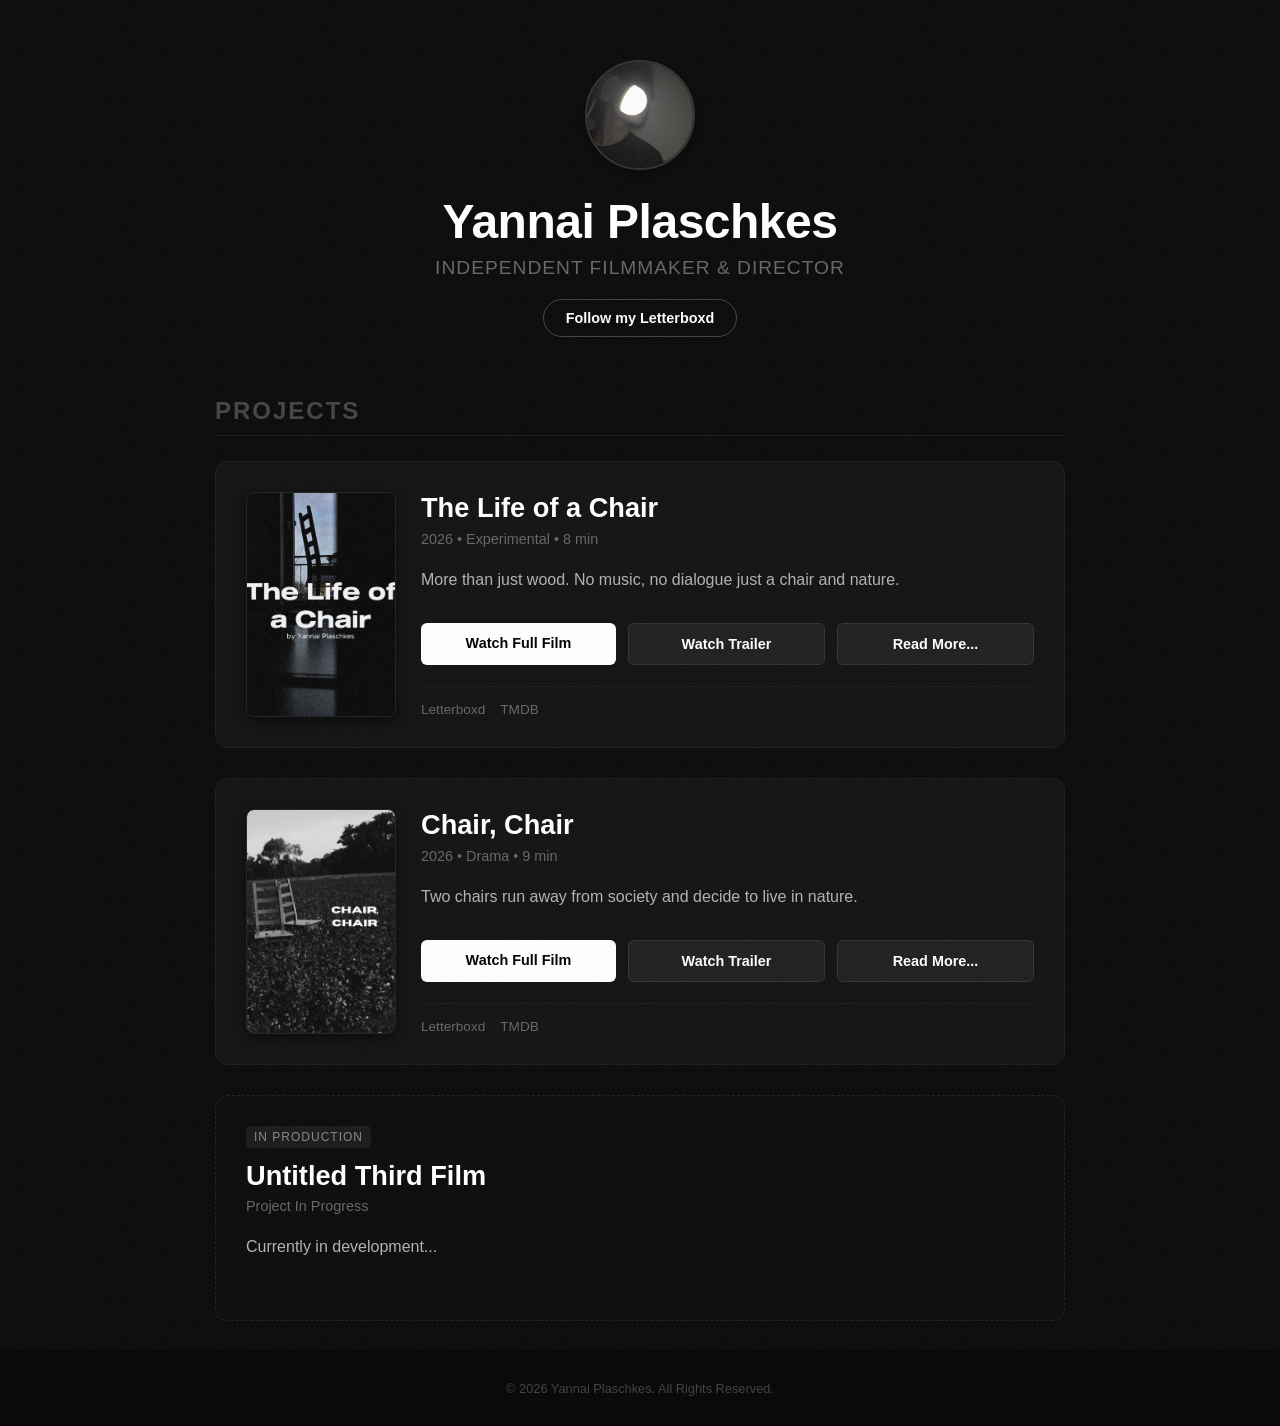
<file: index.html>
<!DOCTYPE html>
<html lang="en">
<head>
    <meta charset="UTF-8">
    <meta name="viewport" content="width=device-width, initial-scale=1.0">
    <title>Yannai Plaschkes | Filmmaker</title>
    <link rel="icon" type="image/png" href="favicon.ico">
    <link rel="stylesheet" href="style.css">
</head>
<body>

 <header>
        <img src="profile.jpg" alt="Yannai Plaschkes" class="profile-pic">
        <h1>Yannai Plaschkes</h1>
        <p class="subtitle">Independent Filmmaker & Director</p>
        
        <!-- Profile Link -->
        <div class="profile-links">
            <a href="https://letterboxd.com/yannai_cinema/" target="_blank" class="profile-btn lb-profile">
                Follow my Letterboxd
            </a>
        </div>
    </header>

    <main>
        <h2>Projects</h2>
        <div id="movie-grid">
        </div>
    </main>

    <footer>
        <p>© 2026 Yannai Plaschkes. All Rights Reserved.</p>
    </footer>

    <script src="movies-data.js"></script>
    <script src="script.js"></script>
</body>
</html>
</file>
<file: style.css>
* {
    margin: 0;
    padding: 0;
    box-sizing: border-box;
}

body {
    background-color: #0a0a0a;
    color: #ffffff;
    font-family: -apple-system, BlinkMacSystemFont, 'Segoe UI', Roboto, Helvetica, Arial, sans-serif;
    padding: 60px 20px;
    display: flex;
    flex-direction: column;
    align-items: center;
}

header {
    text-align: center;
    margin-bottom: 60px;
}

    header h1 {
        font-size: 3rem;
        font-weight: 700;
        letter-spacing: -0.5px;
        margin-bottom: 8px;
    }

    header .subtitle {
        color: #666666;
        font-size: 1.2rem;
        letter-spacing: 1px;
        text-transform: uppercase;
    }

.profile-links {
    margin-top: 20px;
    display: flex;
    justify-content: center;
}

.profile-btn {
    text-decoration: none;
    padding: 10px 22px;
    border-radius: 20px;
    font-size: 0.9rem;
    font-weight: 600;
    transition: all 0.2s ease;
}

.lb-profile {
    background-color: transparent;
    color: #ffffff;
    border: 1px solid #444444;
}

    .lb-profile:hover {
        background-color: #ffffff;
        color: #000000;
        border-color: #ffffff;
    }

main {
    width: 100%;
    max-width: 850px;
}

    main h2 {
        font-size: 1.5rem;
        color: #444444;
        text-transform: uppercase;
        letter-spacing: 2px;
        margin-bottom: 25px;
        border-bottom: 1px solid #1a1a1a;
        padding-bottom: 10px;
    }

#movie-grid {
    display: grid;
    grid-template-columns: 1fr;
    gap: 30px;
}

.movie-card {
    background-color: #121212;
    border: 1px solid #1c1c1c;
    border-radius: 12px;
    padding: 30px;
    transition: transform 0.2s ease, border-color 0.2s ease;
}

    .movie-card:hover {
        border-color: #333333;
        transform: translateY(-2px);
    }

.card-content {
    display: flex;
    gap: 25px;
}

.movie-poster {
    width: 150px;
    height: 225px;
    min-width: 150px;
    object-fit: cover;
    border-radius: 8px;
    border: 1px solid #222222;
    box-shadow: 0 4px 12px rgba(0,0,0,0.6);
    display: block; 
    background-color: #1a1a1a; 
}

.movie-details {
    display: flex;
    flex-direction: column;
    justify-content: space-between;
    flex: 1;
}

    .movie-details h3 {
        font-size: 1.7rem;
        margin-bottom: 6px;
    }

.movie-meta {
    font-size: 0.9rem;
    color: #666666;
    margin-bottom: 20px;
}

.movie-info {
    color: #b3b3b3;
    font-size: 1rem;
    line-height: 1.6;
    margin-bottom: 30px;
}

.movie-links {
    display: flex;
    gap: 12px;
    margin-bottom: 20px;
}

.movie-btn {
    text-decoration: none;
    padding: 12px 20px;
    border-radius: 6px;
    font-size: 0.9rem;
    font-weight: 600;
    text-align: center;
    flex: 1;
    transition: background 0.2s ease, color 0.2s ease;
}

.btn-watch {
    background-color: #ffffff;
    color: #000000;
}

    .btn-watch:hover {
        background-color: #e5e5e5;
    }

.btn-trailer {
    background-color: #1f1f1f;
    color: #ffffff;
    border: 1px solid #333333;
}

    .btn-trailer:hover {
        background-color: #2a2a2a;
    }

.database-links {
    display: flex;
    gap: 15px;
    border-top: 1px solid #1c1c1c;
    padding-top: 15px;
}

.db-link {
    color: #666666;
    text-decoration: none;
    font-size: 0.85rem;
    transition: color 0.2s ease;
}

    .db-link:hover {
        color: #ffffff;
    }

.upcoming-card {
    background-color: #0b0b0b;
    border: 1px dashed #222222;
}

    .upcoming-card:hover {
        border-color: #444444;
    }

    .upcoming-card h3 {
        font-size: 1.7rem;
        margin-bottom: 6px;
    }

.badge {
    background-color: #1a1a1a;
    color: #888888;
    font-size: 0.75rem;
    text-transform: uppercase;
    letter-spacing: 1px;
    padding: 4px 8px;
    border-radius: 4px;
    display: inline-block;
    margin-bottom: 12px;
}

@media (max-width: 600px) {
    .card-content {
        flex-direction: column;
        align-items: center;
        text-align: center;
    }

    .movie-poster {
        width: 180px;
        height: 270px;
        margin-bottom: 15px;
    }

    .movie-links {
        justify-content: center;
    }

    .database-links {
        justify-content: center;
    }
}

::-webkit-scrollbar {
  width: 10px;
}
::-webkit-scrollbar-track {
  background: #121212; 
}
::-webkit-scrollbar-thumb {
  background: #333; 
  border-radius: 5px;
}
::-webkit-scrollbar-thumb:hover {
  background: #555; 
}

@keyframes fadeInPage {
  from { opacity: 0; }
  to { opacity: 1; }
}

body {
  animation: fadeInPage 1.0s ease-out forwards;
}

html, body {
    margin: 0;
    padding: 0;
    height: 100%;
}

body {
    display: flex;
    flex-direction: column;
    min-height: 100vh; 
    padding: 60px 20px 0 20px; 
}

main {
    flex: 1 0 auto; 
    width: 100%;
    max-width: 850px;
    margin: 0 auto;
}

footer {
    flex-shrink: 0; 
    width: 100%;
    text-align: center;
    padding: 60px 0 30px 0; 
    font-size: 0.8rem;
    color: #444444; 
}

.back-link {
    display: inline-block;
    margin-bottom: 20px;
    color: #666666;
    text-decoration: none;
    font-size: 0.9rem;
}

    .back-link:hover {
        color: #ffffff;
    }

.photo-gallery {
    display: grid;
    grid-template-columns: repeat(auto-fit, minmax(220px, 1fr));
    gap: 15px;
    margin-bottom: 40px;
}

.photo-gallery img {
    width: 100%;
    height: 260px;
    object-fit: cover;
    border-radius: 8px;
    border: 1px solid #1c1c1c;
}

.movie-description {
    color: #b3b3b3;
    line-height: 1.7;
    font-size: 1.05rem;
    margin-bottom: 50px;
    white-space: pre-line;
}

.movie-card:not(.upcoming-card) .movie-details h3,
.movie-card:not(.upcoming-card) .movie-poster {
    transition: color 0.2s ease, opacity 0.2s ease;
}

.movie-card:not(.upcoming-card):hover .movie-details h3 {
    color: #cccccc;
}

.movie-card:not(.upcoming-card):hover .movie-poster {
    opacity: 0.85;
}
.photo-gallery img {
    cursor: pointer;
    transition: opacity 0.2s ease;
}

.photo-gallery img:hover {
    opacity: 0.85;
}

.lightbox {
    display: none;
    position: fixed;
    top: 0;
    left: 0;
    width: 100%;
    height: 100%;
    background: rgba(0, 0, 0, 0.9);
    z-index: 1000;
    justify-content: center;
    align-items: center;
    cursor: zoom-out;
}

.lightbox.active {
    display: flex;
}

.lightbox img {
    max-width: 90%;
    max-height: 90%;
    border-radius: 8px;
    box-shadow: 0 8px 30px rgba(0,0,0,0.6);
}

.lightbox-close {
    position: absolute;
    top: 20px;
    right: 30px;
    color: #ffffff;
    font-size: 2.5rem;
    cursor: pointer;
    line-height: 1;
}

.lightbox-arrow {
    position: absolute;
    top: 50%;
    transform: translateY(-50%);
    color: #ffffff;
    font-size: 2rem;
    cursor: pointer;
    padding: 15px;
    user-select: none;
    opacity: 0.7;
    transition: opacity 0.2s ease;
}

.lightbox-arrow:hover {
    opacity: 1;
}

.lightbox-prev {
    left: 20px;
}

.lightbox-next {
    right: 20px;
}

.profile-pic {
    width: 110px;
    height: 110px;
    border-radius: 50%;
    object-fit: cover;
    border: 2px solid #333333;
    box-shadow: 0 4px 12px rgba(0,0,0,0.6);
    margin-bottom: 20px;
    background-color: #1a1a1a;
}

body::after {
    content: "";
    position: fixed;
    top: -50%;
    left: -50%;
    width: 200%;
    height: 200%;
    background-image: url("data:image/svg+xml,%3Csvg xmlns='http://www.w3.org/2000/svg' width='200' height='200'%3E%3Cfilter id='n'%3E%3CfeTurbulence type='fractalNoise' baseFrequency='0.8' numOctaves='3' stitchTiles='stitch'/%3E%3C/filter%3E%3Crect width='100%25' height='100%25' filter='url(%23n)'/%3E%3C/svg%3E");
    opacity: 0.06;
    pointer-events: none;
    z-index: 9999;
    animation: grain 0.8s steps(6) infinite;
}

@keyframes grain {
    0%   { transform: translate(0, 0); }
    20%  { transform: translate(-3%, 2%); }
    40%  { transform: translate(2%, -3%); }
    60%  { transform: translate(-2%, -2%); }
    80%  { transform: translate(3%, 3%); }
    100% { transform: translate(0, 0); }
}

.reviews-section {
    margin-bottom: 50px;
}

.reviews-list {
    display: grid;
    grid-template-columns: repeat(auto-fit, minmax(260px, 1fr));
    gap: 15px;
}

.review-card {
    display: block;
    background-color: #121212;
    border: 1px solid #1c1c1c;
    border-radius: 10px;
    padding: 20px;
    text-decoration: none;
    color: inherit;
    transition: transform 0.2s ease, border-color 0.2s ease;
}

.review-card:hover {
    border-color: #333333;
    transform: translateY(-2px);
}

.review-head {
    display: flex;
    align-items: center;
    gap: 10px;
    margin-bottom: 12px;
}

.review-avatar {
    width: 30px;
    height: 30px;
    border-radius: 50%;
    background-color: #2c3440;
    color: #ffffff;
    display: flex;
    align-items: center;
    justify-content: center;
    font-size: 0.85rem;
    font-weight: 700;
    flex-shrink: 0;
}

.review-user {
    font-weight: 600;
    font-size: 0.95rem;
    color: #ffffff;
}

.review-stars {
    margin-left: auto;
    color: #00e054;
    font-size: 1rem;
    letter-spacing: 1px;
}

.review-text {
    color: #b3b3b3;
    font-size: 0.95rem;
    line-height: 1.6;
    margin-bottom: 14px;
}

.review-source {
    color: #666666;
    font-size: 0.8rem;
}

.review-card:hover .review-source {
    color: #00e054;
}

html {
    overflow-x: hidden;
}
</file>
